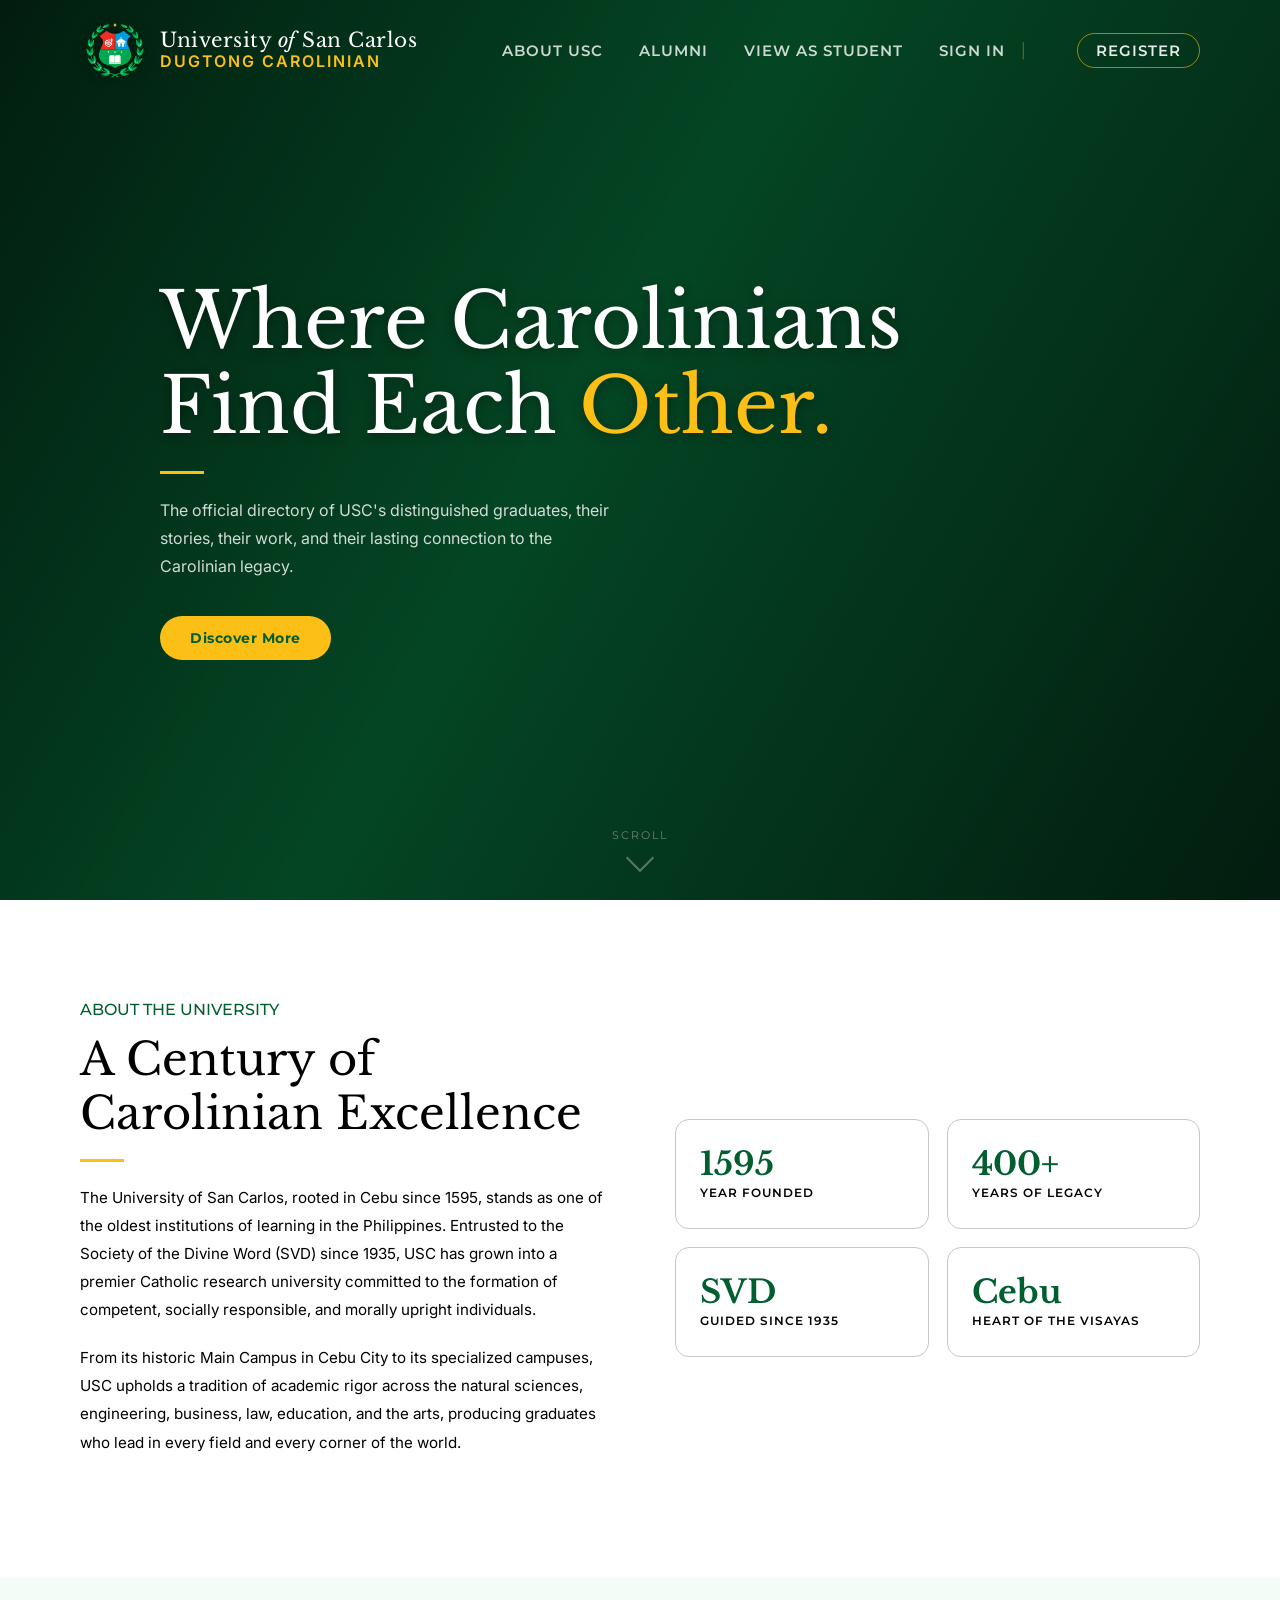
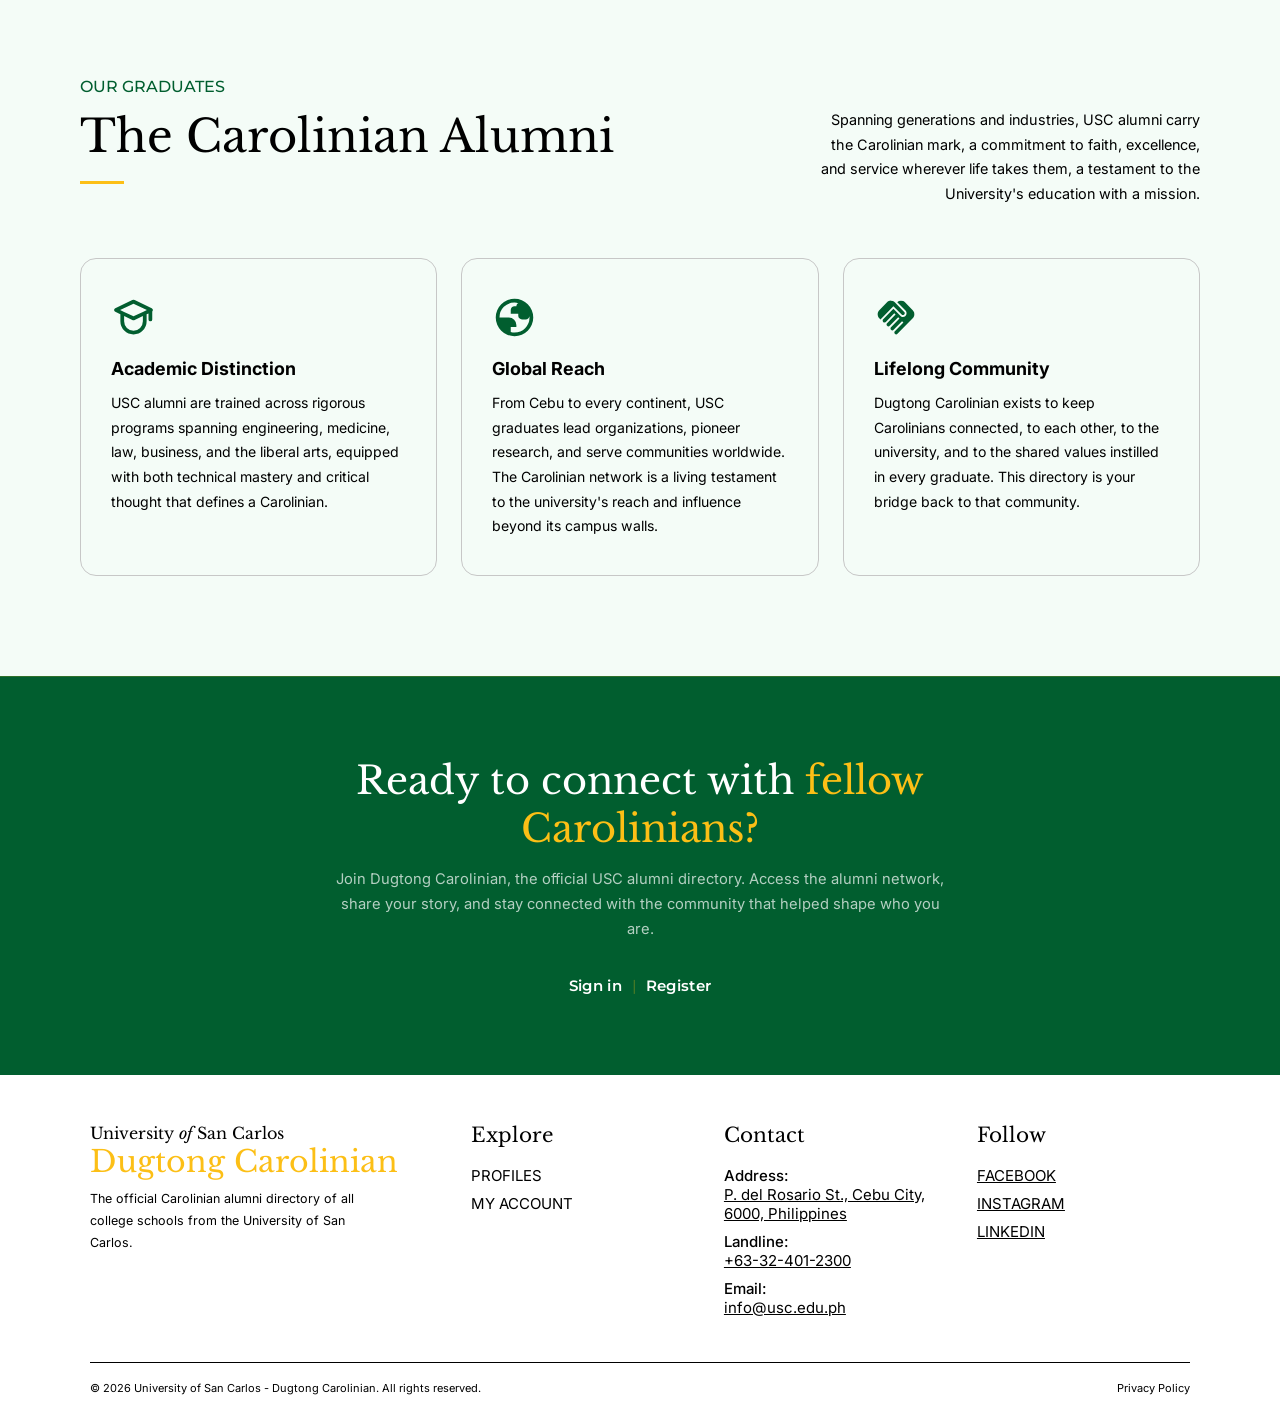
<file: pages/pb_landing.html>
<!doctype html>
<html lang="en">
  <head>
    <meta charset="UTF-8" />
    <meta name="viewport" content="width=device-width, initial-scale=1.0" />
    <title>Home | Dugtong Carolinian</title>
    <link rel="preconnect" href="https://fonts.googleapis.com" />
    <link rel="preconnect" href="https://fonts.gstatic.com" crossorigin />
    <link
      href="https://fonts.googleapis.com/css2?family=Inter:ital,opsz,wght@0,14..32,100..900;1,14..32,100..900&family=Libre+Baskerville:ital,wght@0,400;0,700;1,400&family=Montserrat:ital,wght@0,100..900;1,100..900&display=swap"
      rel="stylesheet"
    />
    <link rel="stylesheet" href="../styles/pb_landing.css" />
  </head>
  <body>
    <nav id="navbar">
      <a class="nav-logo" href="#home">
        <img src="../images/usc_logo.png" alt="USC Logo" />
        <div class="nav-logo-text">
          University
          <i>of</i>
          San Carlos
          <span>Dugtong Carolinian</span>
        </div>
      </a>
      <ul class="nav-links">
        <li><a href="#about">About USC</a></li>
        <li><a href="#alumni">Alumni</a></li>
        <li>
          <a href="#" id="studentViewBtn">View as Student</a>
        </li>
        <li>
          <a href="pb_login.html">Sign in</a>
        </li>
        <li><span class="nav-divider">|</span></li>
        <li>
          <a href="pb_register.html" class="nav-auth">Register</a>
        </li>
      </ul>
    </nav>

    <!-- ── HERO ── -->
    <section id="home">
      <div class="hero-slide"></div>
      <div class="hero-slide"></div>
      <div class="hero-slide"></div>
      <div class="hero-slide"></div>
      <div class="hero-gradient"></div>
      <div class="hero-content">
        <h1 class="hero-title">
          Where Carolinians
          <br />
          Find Each
          <span class="gold">Other.</span>
        </h1>
        <div class="hero-divider"></div>
        <p class="hero-sub">
          The official directory of USC's distinguished graduates, their
          stories, their work, and their lasting connection to the Carolinian
          legacy.
        </p>
        <div class="hero-cta">
          <button class="btn-primary" id="discoverBtn">Discover More</button>
        </div>
      </div>
      <div class="scroll-hint">
        <span>Scroll</span>
        <div class="scroll-arrow"></div>
      </div>
    </section>

    <!-- ── ABOUT USC ── -->
    <section id="about">
      <div class="about-grid">
        <div class="about-left">
          <p class="section-label reveal">About the University</p>
          <h2 class="section-title reveal reveal-delay-1">
            A Century of
            <br />
            Carolinian Excellence
          </h2>
          <div class="section-divider reveal reveal-delay-2"></div>
          <p class="about-body reveal reveal-delay-3">
            The University of San Carlos, rooted in Cebu since 1595, stands as
            one of the oldest institutions of learning in the Philippines.
            Entrusted to the Society of the Divine Word (SVD) since 1935, USC
            has grown into a premier Catholic research university committed to
            the formation of competent, socially responsible, and morally
            upright individuals.
          </p>
          <p class="about-body reveal reveal-delay-4">
            From its historic Main Campus in Cebu City to its specialized
            campuses, USC upholds a tradition of academic rigor across the
            natural sciences, engineering, business, law, education, and the
            arts, producing graduates who lead in every field and every corner
            of the world.
          </p>
        </div>
        <div class="about-right">
          <div class="about-card reveal reveal-delay-1">
            <div class="about-card-num">1595</div>
            <div class="about-card-label">Year Founded</div>
          </div>
          <div class="about-card reveal reveal-delay-2">
            <div class="about-card-num">400+</div>
            <div class="about-card-label">Years of Legacy</div>
          </div>
          <div class="about-card reveal reveal-delay-3">
            <div class="about-card-num">SVD</div>
            <div class="about-card-label">Guided Since 1935</div>
          </div>
          <div class="about-card reveal reveal-delay-4">
            <div class="about-card-num">Cebu</div>
            <div class="about-card-label">Heart of the Visayas</div>
          </div>
        </div>
      </div>
    </section>

    <!-- ── ALUMNI ── -->
    <section id="alumni">
      <div class="alumni-inner">
        <div class="alumni-header">
          <div>
            <p class="section-label reveal">Our Graduates</p>
            <h2 class="section-title reveal reveal-delay-1">
              The Carolinian Alumni
            </h2>
            <div class="section-divider reveal reveal-delay-2"></div>
          </div>
          <p class="alumni-header-right reveal reveal-delay-2">
            Spanning generations and industries, USC alumni carry the Carolinian
            mark, a commitment to faith, excellence, and service wherever life
            takes them, a testament to the University's education with a
            mission.
          </p>
        </div>
        <div class="pillars">
          <div class="pillar reveal reveal-delay-1">
            <span class="mingcute--mortarboard-line"></span>
            <h3 class="pillar-title">Academic Distinction</h3>
            <p class="pillar-body">
              USC alumni are trained across rigorous programs spanning
              engineering, medicine, law, business, and the liberal arts,
              equipped with both technical mastery and critical thought that
              defines a Carolinian.
            </p>
          </div>
          <div class="pillar reveal reveal-delay-2">
            <span class="material-symbols--globe"></span>
            <h3 class="pillar-title">Global Reach</h3>
            <p class="pillar-body">
              From Cebu to every continent, USC graduates lead organizations,
              pioneer research, and serve communities worldwide. The Carolinian
              network is a living testament to the university's reach and
              influence beyond its campus walls.
            </p>
          </div>
          <div class="pillar reveal reveal-delay-3">
            <span class="material-symbols--handshake"></span>
            <h3 class="pillar-title">Lifelong Community</h3>
            <p class="pillar-body">
              Dugtong Carolinian exists to keep Carolinians connected, to each
              other, to the university, and to the shared values instilled in
              every graduate. This directory is your bridge back to that
              community.
            </p>
          </div>
        </div>
      </div>
    </section>

    <!-- ── CTA ── -->
    <section id="cta">
      <div class="cta-inner">
        <h2 class="cta-title reveal">
          Ready to connect with
          <span class="gold">fellow Carolinians?</span>
        </h2>
        <p class="cta-sub reveal reveal-delay-1">
          Join Dugtong Carolinian, the official USC alumni directory. Access the
          alumni network, share your story, and stay connected with the
          community that helped shape who you are.
        </p>
        <div class="cta-auth reveal reveal-delay-2">
          <a href="pb_login.html">Sign in</a>
          <span class="pipe">|</span>
          <a href="pb_register.html">Register</a>
        </div>
      </div>
    </section>

    <footer>
      <div class="footer-grid">
        <div class="footer-brand">
          <div class="footer-school-name">
            University
            <i>of</i>
            San Carlos
          </div>
          <div class="footer-brand-name">Dugtong Carolinian</div>
          <p>
            The official Carolinian alumni directory of all college schools from
            the University of San Carlos.
          </p>
        </div>
        <div class="footer-col">
          <h4>Explore</h4>
          <a onclick="goTo('alumni')">Profiles</a>
          <a onclick="goTo('account')">My Account</a>
        </div>
        <div class="footer-col">
          <h4>Contact</h4>
          <div class="footer-contact">
            Address:
            <a
              href="https://maps.app.goo.gl/u1eZzMsrr9EZYghT8"
              target="_blank"
              class="footer-info"
            >
              P. del Rosario St., Cebu City, 6000, Philippines
            </a>
            Landline:
            <a href="tel:+63324012300" class="footer-info">+63-32-401-2300</a>
            Email:
            <a href="mailto:info@usc.edu.ph" class="footer-info">
              info@usc.edu.ph
            </a>
          </div>
        </div>
        <div class="footer-col">
          <h4>Follow</h4>
          <a href="https://www.facebook.com/usccebu" target="_blank">
            Facebook
          </a>
          <a href="https://www.instagram.com/uscphilippines" target="_blank">
            Instagram
          </a>
          <a
            href="https://www.linkedin.com/school/university-of-san-carlos"
            target="_blank"
          >
            LinkedIn
          </a>
        </div>
      </div>
      <div class="footer-bottom">
        <p>
          © 2026 University of San Carlos - Dugtong Carolinian. All rights
          reserved.
        </p>
        <p>Privacy Policy</p>
      </div>
    </footer>

    <!-- ── DISCOVER MODAL (existing) ── -->
    <div class="modal-backdrop" id="discoverModal">
      <div class="modal-box">
        <p class="modal-title">Hold on, Carolinian.</p>
        <p class="modal-sub">
          You have no account yet. Let's get you signed in first before
          exploring the directory.
        </p>
        <div class="modal-actions">
          <button class="modal-dismiss" id="modalDismiss">Dismiss</button>
          <a href="pb_login.html" class="modal-signin">Sign in</a>
        </div>
      </div>
    </div>

    <!-- ── STUDENT VIEW MODAL ── -->
    <div class="student-modal-backdrop" id="studentModal">
      <div class="student-modal-box" id="studentModalBox">
        <!-- LEFT: form -->
        <div class="sm-form-side">
          <p class="student-modal-eyebrow">Read-only access</p>
          <p class="student-modal-title">View as Student</p>
          <p class="student-modal-sub">
            Enter your USC student ID to browse the alumni directory. You won't
            be able to edit profiles in this mode.
          </p>

          <!-- Step 1: ID field (always visible) -->
          <div class="sm-field">
            <label for="sm-id-input">Student ID</label>
            <input
              type="text"
              id="sm-id-input"
              placeholder="e.g. 2401001"
              autocomplete="off"
              inputmode="text"
              spellcheck="false"
            />
            <span class="field-spinner" id="sm-id-spinner"></span>
            <span class="field-verified" id="sm-id-check">✓</span>
          </div>

          <!-- Step 2: Password field — slides in after ID verified -->
          <div class="sm-pw-wrap" id="sm-pw-wrap">
            <div class="sm-field">
              <label for="sm-pw-input">Password</label>
              <input
                type="password"
                id="sm-pw-input"
                placeholder="Your student view password"
                autocomplete="current-password"
              />
              <button
                type="button"
                class="pw-toggle"
                aria-label="Toggle password visibility"
                id="sm-pw-toggle"
              >
                👁
              </button>
            </div>
          </div>

          <!-- Feedback message row -->
          <p class="sm-msg" id="sm-msg" role="alert"></p>

          <!-- "Use a different ID" link (shown once ID is locked) -->
          <button type="button" class="sm-change-id" id="sm-change-id">
            ← Use a different ID
          </button>

          <div class="student-modal-actions">
            <button
              type="button"
              class="student-modal-dismiss"
              id="studentModalDismiss"
            >
              Cancel
            </button>
            <button
              type="button"
              class="student-modal-submit"
              id="studentModalSubmit"
            >
              <span class="btn-spinner" id="sm-btn-spinner"></span>
              <span id="sm-btn-label">Continue</span>
            </button>
          </div>
        </div>

        <!-- RIGHT: no-password setup panel (hidden until needs_password) -->
        <div class="sm-setup-panel" id="smSetupPanel">
          <!-- State A: info / prompt to set up -->
          <div id="smSetupInfo">
            <div class="sm-setup-icon">
              <span class="material-symbols--lock"></span>
            </div>
            <h3 class="sm-setup-heading">No password set yet</h3>
            <p class="sm-setup-body">
              This student ID hasn't been given a student view password. You'll
              need to set one up before you can access the alumni directory.
            </p>
            <br />
            <p class="sm-setup-body" style="margin-bottom: 16px">
              It only takes a moment. You'll be asked to create a password
              linked to this ID, no email required.
            </p>
            <button type="button" id="smSetupStartBtn" class="sm-setup-btn">
              Set up my password →
            </button>
          </div>

          <!-- State B: inline password-setup form (hidden until smSetupStartBtn clicked) -->
          <div id="smSetupForm" style="display: none">
            <p class="sm-setup-eyebrow">Student View · First-time setup</p>
            <h3 class="sm-setup-heading" style="margin-bottom: 4px">
              Set Your Password
            </h3>
            <p class="sm-setup-body" style="margin-bottom: 12px">
              Create a password to access the alumni directory in read-only
              student view.
            </p>

            <div class="sm-setup-form-error" id="smSetupFormErr"></div>

            <div class="sm-setup-field">
              <label for="su-pw1">Password</label>
              <div class="sm-setup-pw-wrap">
                <input
                  type="password"
                  id="su-pw1"
                  placeholder="At least 8 characters"
                  autocomplete="new-password"
                />
                <button
                  type="button"
                  class="sm-setup-toggle"
                  aria-label="Toggle"
                  id="su-toggle1"
                >
                  👁
                </button>
              </div>
              <div class="sm-setup-strength-bar">
                <div class="sm-setup-strength-fill" id="suStrengthFill"></div>
              </div>
              <div class="sm-setup-strength-label" id="suStrengthLabel"></div>
              <p class="sm-setup-field-error" id="su-pw1-err"></p>
            </div>

            <ul class="sm-setup-reqs">
              <li class="su-req" id="su-req-len">At least 8 characters</li>
              <li class="su-req" id="su-req-upper">One uppercase letter</li>
              <li class="su-req" id="su-req-digit">One number</li>
            </ul>

            <div class="sm-setup-field">
              <label for="su-pw2">Confirm Password</label>
              <div class="sm-setup-pw-wrap">
                <input
                  type="password"
                  id="su-pw2"
                  placeholder="Repeat your password"
                  autocomplete="new-password"
                />
                <button
                  type="button"
                  class="sm-setup-toggle"
                  aria-label="Toggle"
                  id="su-toggle2"
                >
                  👁
                </button>
              </div>
              <p class="sm-setup-field-error" id="su-pw2-err"></p>
            </div>

            <div class="sm-setup-form-actions">
              <button
                type="button"
                id="smSetupCancelBtn"
                class="sm-setup-cancel"
              >
                Cancel
              </button>
              <button
                type="button"
                id="smSetupSubmitBtn"
                class="sm-setup-submit"
              >
                <span class="sm-setup-spinner" id="suSpinner"></span>
                Confirm &amp; Sign In
              </button>
            </div>
          </div>
        </div>
      </div>
    </div>

    <script>
      /* ── Navbar scroll ── */
      const navbar = document.getElementById("navbar");
      window.addEventListener("scroll", () => {
        navbar.classList.toggle("scrolled", window.scrollY > 40);
      });

      /* ── Reveal on scroll ── */
      const reveals = document.querySelectorAll(".reveal");
      const observer = new IntersectionObserver(
        (entries) => {
          entries.forEach((entry) => {
            if (entry.isIntersecting) {
              entry.target.classList.add("visible");
              observer.unobserve(entry.target);
            }
          });
        },
        { threshold: 0.15 },
      );
      reveals.forEach((el) => observer.observe(el));

      /* ── Discover modal ── */
      const modal = document.getElementById("discoverModal");
      document.getElementById("discoverBtn").addEventListener("click", () => {
        modal.classList.add("open");
      });
      document.getElementById("modalDismiss").addEventListener("click", () => {
        modal.classList.remove("open");
      });
      modal.addEventListener("click", (e) => {
        if (e.target === modal) modal.classList.remove("open");
      });

      /* ══════════════════════════════════════════════════════════
         STUDENT MODAL — two-step flow
         Step 1: Enter ID → check via student_check.php (AJAX)
           • ID not found        → error, stay on step 1
           • needs_password      → redirect to student_setup.php
           • has_password        → reveal password field (step 2)
         Step 2: Enter password → POST to student_login.php (AJAX)
           • ok: true            → redirect to pv_main.php
           • wrong_password      → error on password field
           • rate_limited        → lockout message
         ══════════════════════════════════════════════════════════ */
      const studentModal = document.getElementById("studentModal");
      const studentModalBox = document.getElementById("studentModalBox");
      const smSetupPanel = document.getElementById("smSetupPanel");
      const smSetupInfo = document.getElementById("smSetupInfo");
      const smSetupForm = document.getElementById("smSetupForm");
      const smSetupStartBtn = document.getElementById("smSetupStartBtn");
      const smSetupCancelBtn = document.getElementById("smSetupCancelBtn");
      const smSetupSubmitBtn = document.getElementById("smSetupSubmitBtn");
      const smSetupFormErr = document.getElementById("smSetupFormErr");
      const suPw1 = document.getElementById("su-pw1");
      const suPw2 = document.getElementById("su-pw2");
      const suSpinner = document.getElementById("suSpinner");
      const suStrengthFill = document.getElementById("suStrengthFill");
      const suStrengthLabel = document.getElementById("suStrengthLabel");
      const smIdInput = document.getElementById("sm-id-input");
      const smPwWrap = document.getElementById("sm-pw-wrap");
      const smPwInput = document.getElementById("sm-pw-input");
      const smPwToggle = document.getElementById("sm-pw-toggle");
      const smMsg = document.getElementById("sm-msg");
      const smIdSpinner = document.getElementById("sm-id-spinner");
      const smIdCheck = document.getElementById("sm-id-check");
      const smChangeId = document.getElementById("sm-change-id");
      const smBtnLabel = document.getElementById("sm-btn-label");
      const smBtnSpinner = document.getElementById("sm-btn-spinner");
      const smSubmitBtn = document.getElementById("studentModalSubmit");

      // "step" tracks which stage we're on: 'id' | 'password'
      let smStep = "id";

      /* ── helpers ── */
      function smSetMsg(text, type /* 'error'|'info'|'warn'|'' */) {
        smMsg.textContent = text;
        smMsg.className = "sm-msg" + (type ? " " + type : "");
      }

      function smSetLoading(on) {
        smSubmitBtn.disabled = on;
        smBtnSpinner.style.display = on ? "inline-block" : "none";
      }

      function smShowPasswordStep() {
        smStep = "password";
        smIdInput.classList.add("locked");
        smIdInput.readOnly = true;
        smIdCheck.style.display = "inline";
        smIdSpinner.style.display = "none";
        smPwWrap.classList.add("visible");
        smChangeId.style.display = "inline";
        smBtnLabel.textContent = "Sign In";
        smSetMsg("", "");
        setTimeout(() => smPwInput.focus(), 320);
      }

      function smResetToIdStep(prefill) {
        smStep = "id";
        smIdInput.value = prefill || "";
        smIdInput.classList.remove("locked", "field-error");
        smIdInput.readOnly = false;
        smIdCheck.style.display = "none";
        smIdSpinner.style.display = "none";
        smPwWrap.classList.remove("visible");
        smPwInput.value = "";
        smPwInput.classList.remove("field-error");
        smChangeId.style.display = "none";
        smBtnLabel.textContent = "Continue";
        smSetMsg("", "");
        smSubmitBtn.disabled = false;
        // hide setup panel
        smSetupPanel.classList.remove("visible");
        studentModalBox.classList.remove("has-setup-panel");
      }

      function openStudentModal(prefill) {
        smResetToIdStep(prefill);
        studentModal.classList.add("open");
        setTimeout(() => smIdInput.focus(), 180);
      }

      function closeStudentModal() {
        studentModal.classList.remove("open");
      }

      /* ── show/hide password toggle ── */
      smPwToggle.addEventListener("click", () => {
        const showing = smPwInput.type === "text";
        smPwInput.type = showing ? "password" : "text";
        smPwToggle.textContent = showing ? "👁" : "🙈";
      });

      /* ── "Use a different ID" resets back to step 1 ── */
      smChangeId.addEventListener("click", () => smResetToIdStep());

      /* ── Clear error styling on ID input ── */
      smIdInput.addEventListener("input", () => {
        smIdInput.classList.remove("field-error");
        smSetMsg("", "");
      });

      /* ── Clear error styling on password input ── */
      smPwInput.addEventListener("input", () => {
        smPwInput.classList.remove("field-error");
        smSetMsg("", "");
      });

      /* ── Enter key submits current step ── */
      [smIdInput, smPwInput].forEach((el) =>
        el.addEventListener("keydown", (e) => {
          if (e.key === "Enter") handleSubmit();
        }),
      );

      /* ── Main submit handler ── */
      async function handleSubmit() {
        if (smStep === "id") {
          await doCheckId();
        } else {
          await doLogin();
        }
      }

      smSubmitBtn.addEventListener("click", handleSubmit);

      /* ── Step 1: check if ID exists + whether password is set ── */
      async function doCheckId() {
        const id = smIdInput.value.trim();
        if (!id) {
          smIdInput.classList.add("field-error");
          smSetMsg("⚠ Please enter your student ID number.", "error");
          smIdInput.focus();
          return;
        }

        smIdSpinner.style.display = "inline-block";
        smSetLoading(true);
        smSetMsg("", "");

        try {
          const res = await fetch("../api/student_check.php", {
            method: "POST",
            headers: { "Content-Type": "application/json" },
            body: JSON.stringify({ student_id: id }),
          });
          const data = await res.json();

          if (res.status === 429) {
            const mins = Math.ceil((data.retry_after || 300) / 60);
            smIdSpinner.style.display = "none";
            smSetMsg(
              `⚠ Too many attempts. Try again in ${mins} minute${mins > 1 ? "s" : ""}.`,
              "warn",
            );
            smSetLoading(false);
            return;
          }

          if (!res.ok || data.error) {
            smIdSpinner.style.display = "none";
            smIdInput.classList.add("field-error");
            smSetMsg(
              "Student ID not found. Please check and try again.",
              "error",
            );
            smSetLoading(false);
            smIdInput.focus();
            return;
          }

          if (data.status === "needs_password") {
            // No password set yet — show the setup panel inline
            smIdSpinner.style.display = "none";
            smSetLoading(false);
            // Reset setup panel to info state (in case it was previously on the form)
            smSetupInfo.style.display = "";
            smSetupForm.style.display = "none";
            smSetupPanel.classList.add("visible");
            studentModalBox.classList.add("has-setup-panel");
            smSetMsg("No password found for this ID.", "warn");
            return;
          }

          // has_password — reveal password field
          smIdSpinner.style.display = "none";
          smSetLoading(false);
          smShowPasswordStep();
        } catch {
          smIdSpinner.style.display = "none";
          smSetMsg("⚠ Network error. Please try again.", "error");
          smSetLoading(false);
        }
      }

      /* ── Step 2: verify password ── */
      async function doLogin() {
        const id = smIdInput.value.trim();
        const pw = smPwInput.value;

        if (!pw) {
          smPwInput.classList.add("field-error");
          smSetMsg("⚠ Please enter your password.", "error");
          smPwInput.focus();
          return;
        }

        smSetLoading(true);
        smSetMsg("", "");

        try {
          const res = await fetch("../api/student_login.php", {
            method: "POST",
            headers: { "Content-Type": "application/json" },
            body: JSON.stringify({ student_id: id, password: pw }),
          });
          const data = await res.json();

          if (res.ok && data.ok) {
            window.location.href = "../pages/pv_main.php";
            return;
          }

          smSetLoading(false);

          if (res.status === 429) {
            const mins = Math.ceil((data.retry_after || 900) / 60);
            smSetMsg(
              `⚠ Too many failed attempts. Try again in ${mins} minute${mins > 1 ? "s" : ""}.`,
              "warn",
            );
            return;
          }

          if (data.error === "wrong_password") {
            smPwInput.classList.add("field-error");
            smPwInput.value = "";
            smSetMsg("⚠ Incorrect password. Please try again.", "error");
            smPwInput.focus();
            return;
          }

          smSetMsg("⚠ Something went wrong. Please try again.", "error");
        } catch {
          smSetLoading(false);
          smSetMsg("⚠ Network error. Please try again.", "error");
        }
      }

      /* ══════════════════════════════════════════════════════════
         INLINE SETUP FORM — runs inside the setup panel
         ══════════════════════════════════════════════════════════ */

      /* Switch panel to form view */
      smSetupStartBtn.addEventListener("click", () => {
        smSetupInfo.style.display = "none";
        smSetupForm.style.display = "";
        suPw1.value = "";
        suPw2.value = "";
        suStrengthFill.style.width = "0";
        suStrengthLabel.textContent = "";
        smSetupFormErr.textContent = "";
        smSetupFormErr.classList.remove("visible");
        ["su-req-len", "su-req-upper", "su-req-digit"].forEach((id) =>
          document.getElementById(id).classList.remove("met"),
        );
        setTimeout(() => suPw1.focus(), 80);
      });

      /* Cancel — go back to info panel */
      smSetupCancelBtn.addEventListener("click", () => {
        smSetupInfo.style.display = "";
        smSetupForm.style.display = "none";
      });

      /* Password-toggle buttons */
      document.getElementById("su-toggle1").addEventListener("click", () => {
        const s = suPw1.type === "text";
        suPw1.type = s ? "password" : "text";
        document.getElementById("su-toggle1").textContent = s ? "👁" : "🙈";
      });
      document.getElementById("su-toggle2").addEventListener("click", () => {
        const s = suPw2.type === "text";
        suPw2.type = s ? "password" : "text";
        document.getElementById("su-toggle2").textContent = s ? "👁" : "🙈";
      });

      /* Strength meter */
      function suCheckStrength(v) {
        const len = v.length >= 8;
        const upper = /[A-Z]/.test(v);
        const digit = /\d/.test(v);
        document.getElementById("su-req-len").classList.toggle("met", len);
        document.getElementById("su-req-upper").classList.toggle("met", upper);
        document.getElementById("su-req-digit").classList.toggle("met", digit);
        const score = [
          len,
          upper,
          digit,
          v.length >= 12,
          /[^A-Za-z0-9]/.test(v),
        ].filter(Boolean).length;
        const colors = ["#ef4444", "#f97316", "#eab308", "#22c55e", "#16a34a"];
        const labels = ["Too short", "Weak", "Fair", "Good", "Strong"];
        suStrengthFill.style.width = `${score * 20}%`;
        suStrengthFill.style.background = colors[score - 1] || "#e5e7eb";
        suStrengthLabel.textContent = v.length ? labels[score - 1] || "" : "";
        return { len, upper, digit };
      }

      suPw1.addEventListener("input", () => {
        suCheckStrength(suPw1.value);
        document.getElementById("su-pw1-err").textContent = "";
        suPw1.classList.remove("su-err");
        suCheckMatch();
      });
      suPw2.addEventListener("input", suCheckMatch);

      function suCheckMatch() {
        const err = document.getElementById("su-pw2-err");
        if (suPw2.value && suPw2.value !== suPw1.value) {
          err.textContent = "⚠ Passwords do not match.";
          suPw2.classList.add("su-err");
        } else {
          err.textContent = "";
          suPw2.classList.remove("su-err");
        }
      }

      [suPw1, suPw2].forEach((el) =>
        el.addEventListener("keydown", (e) => {
          if (e.key === "Enter") suDoSubmit();
        }),
      );

      smSetupSubmitBtn.addEventListener("click", suDoSubmit);

      async function suDoSubmit() {
        const id = smIdInput.value.trim();
        smSetupFormErr.classList.remove("visible");
        document.getElementById("su-pw1-err").textContent = "";
        document.getElementById("su-pw2-err").textContent = "";

        const { len } = suCheckStrength(suPw1.value);
        if (!len) {
          suPw1.classList.add("su-err");
          document.getElementById("su-pw1-err").textContent =
            "⚠ Password must be at least 8 characters.";
          suPw1.focus();
          return;
        }
        if (suPw1.value !== suPw2.value) {
          suPw2.classList.add("su-err");
          document.getElementById("su-pw2-err").textContent =
            "⚠ Passwords do not match.";
          suPw2.focus();
          return;
        }

        smSetupSubmitBtn.disabled = true;
        suSpinner.style.display = "inline-block";

        try {
          const res = await fetch("../api/student_setup.php", {
            method: "POST",
            headers: { "Content-Type": "application/json" },
            body: JSON.stringify({
              student_id: id,
              password: suPw1.value,
              confirm: suPw2.value,
            }),
          });
          const data = await res.json();

          if (res.ok && data.ok) {
            window.location.href = "../pages/pv_main.php";
            return;
          }

          let msg = "⚠ Something went wrong. Please try again.";
          if (res.status === 429) {
            const mins = Math.ceil((data.retry_after || 60) / 60);
            msg = `⚠ Too many attempts. Please wait ${mins} minute${mins > 1 ? "s" : ""} and try again.`;
          } else if (data.error === "passwords_mismatch") {
            suPw2.classList.add("su-err");
            document.getElementById("su-pw2-err").textContent =
              "⚠ Passwords do not match.";
          } else if (data.error === "password_too_short") {
            suPw1.classList.add("su-err");
            document.getElementById("su-pw1-err").textContent =
              "⚠ Password must be at least 8 characters.";
          } else if (data.error === "already_set") {
            msg =
              "⚠ A password is already set for this ID. Please sign in instead.";
            setTimeout(() => smResetToIdStep(id), 2000);
          }
          smSetupFormErr.textContent = msg;
          smSetupFormErr.classList.add("visible");
        } catch {
          smSetupFormErr.textContent = "⚠ Network error. Please try again.";
          smSetupFormErr.classList.add("visible");
        } finally {
          smSetupSubmitBtn.disabled = false;
          suSpinner.style.display = "none";
        }
      }

      /* ── Open / close bindings ── */
      document
        .getElementById("studentViewBtn")
        .addEventListener("click", (e) => {
          e.preventDefault();
          openStudentModal();
        });

      document
        .getElementById("studentModalDismiss")
        .addEventListener("click", closeStudentModal);

      studentModal.addEventListener("click", (e) => {
        if (e.target === studentModal) closeStudentModal();
      });

      /* ── Handle ?student_return=<id> after setup cancel / already_set ── */
      (function checkStudentReturn() {
        const params = new URLSearchParams(window.location.search);
        const ret = params.get("student_return");
        if (!ret) return;
        openStudentModal(ret);
        history.replaceState(
          null,
          "",
          window.location.pathname + window.location.hash,
        );
      })();
    </script>
  </body>
</html>
</file>
<file: styles/pb_landing.css>
@import url(https://fonts.googleapis.com/css2?family=Inter:ital,opsz,wght@0,14..32,100..900;1,14..32,100..900&display=swap);
@import url(https://fonts.googleapis.com/css2?family=Libre+Baskerville:ital,wght@0,400;0,700;1,400&display=swap);
@import url(https://fonts.googleapis.com/css2?family=Montserrat:ital,wght@0,100..900;1,100..900&display=swap);

      :root {
        --priColor: #015e2f;
        --secColor: #fcbf16;
        --terColor: #00763a;
        --fourthColor: #22944d;
        --priFont: 'Inter', sans-serif;
        --secFont: 'Libre Baskerville', serif;
        --thirdFont: 'Montserrat', sans-serif;

        --xsmallFont: 16px;
        --smallFont: 20px;
        --medFont: 30px;
        --largeFont: 55px;
        --xlargeFont: 65px;
      }
 
      *, *::before, *::after {
        margin: 0;
        padding: 0;
        box-sizing: border-box;
      }
 
      html {
        scroll-behavior: smooth;
      }
 
      body {
        font-family: var(--priFont);
        background: #0a1a10;
        color: #fff;
        overflow-x: hidden;
        animation: fadeIn 0.5s ease forwards;
      }
 
      @keyframes fadeIn {
        from { opacity: 0; }
        to { opacity: 1; }
      }
 
      /* ── NAV ── */
      nav {
        position: fixed;
        top: 0;
        left: 0;
        width: 100%;
        height: 100px;
        z-index: 999;
        display: flex;
        align-items: center;
        justify-content: space-between;
        padding: 18px 80px;
        transition: background 0.4s ease, backdrop-filter 0.4s ease;
      }
 
      nav.scrolled {
        background: rgba(1, 30, 15, 0.88);
        backdrop-filter: blur(14px);
        -webkit-backdrop-filter: blur(14px);
        border-bottom: 1px solid rgba(252, 191, 22, 0.12);
      }
 
      .nav-logo {
        display: flex;
        align-items: center;
        gap: 10px;
        text-decoration: none;
        cursor: pointer;
      }
 
      .nav-logo img {
        width: 70px;
        height: 70px;
        object-fit: contain;
        filter: drop-shadow(0 2px 6px rgba(0,0,0,0.4));
        transition: transform 0.2s ease;
      }
 
      .nav-logo:hover img {
        transform: scale(1.07);
      }
 
      .nav-logo-text {
        font-family: var(--secFont);
        font-weight: 400;
        font-size: 20px;
        color: #fff;
        letter-spacing: 0.5px;
        line-height: 1.2;
      }
 
      .nav-logo-text span {
        display: block;
        font-family: var(--priFont);
        font-size: 16px;
        color: var(--secColor);
        font-weight: 600;
        letter-spacing: 2px;
        text-transform: uppercase;
        font-style: normal;
      }
 
      .nav-links {
        display: flex;
        align-items: center;
        gap: 36px;
        list-style: none;
      }
 
      .nav-links a {
        font-family: var(--thirdFont);
        font-size: 15px;
        font-weight: 600;
        letter-spacing: 1px;
        text-transform: uppercase;
        color: rgba(255,255,255,0.8);
        text-decoration: none;
        transition: color 0.2s;
        position: relative;
      }
 
      .nav-links a::after {
        content: '';
        position: absolute;
        bottom: -3px;
        left: 0;
        width: 0;
        height: 2px;
        background: var(--secColor);
        transition: width 0.25s ease;
      }
 
      .nav-links a:hover {
        color: #fff;
      }
 
      .nav-links a:hover::after {
        width: 100%;
      }
 
      .nav-auth {
        font-family: var(--thirdFont);
        font-size: 0.82em;
        font-weight: 700;
        letter-spacing: 0.5px;
        color: rgba(255,255,255,0.9) !important;
        border: 1.5px solid rgba(252,191,22,0.6);
        padding: 7px 18px;
        border-radius: 30px;
        transition: background 0.2s, color 0.2s, border-color 0.2s !important;
        white-space: nowrap;
      }
 
      .nav-auth::after {
        display: none !important;
      }
 
      .nav-auth:hover {
        background: var(--secColor) !important;
        color: var(--priColor) !important;
        border-color: var(--secColor) !important;
      }
 
      .nav-divider {
        color: rgba(252,191,22,0.5);
        font-weight: 300;
        font-size: 0.9em;
        margin: 0 -20px;
      }
 
      /* ── HERO ── */
      #home {
        position: relative;
        width: 100%;
        height: 100vh;
        min-height: 600px;
        display: flex;
        align-items: center;
        overflow: hidden;
      }
 
      .hero-slide {
        position: absolute;
        inset: 0;
        background-size: cover;
        background-position: center;
        opacity: 0;
        animation: heroSlide 24s linear infinite;
      }
 
      .hero-slide:nth-child(1) { background-image: url('../images/uscImage.jpg'); animation-delay: 0s; }
      .hero-slide:nth-child(2) { background-image: url('../images/uscImage2.jpg'); animation-delay: 6s; }
      .hero-slide:nth-child(3) { background-image: url('../images/uscImage3.jpg'); animation-delay: 12s; }
      .hero-slide:nth-child(4) { background-image: url('../images/uscImage4.jpg'); animation-delay: 18s; }
 
      @keyframes heroSlide {
        0%   { opacity: 0; transform: scale(1); }
        5%   { opacity: 1; }
        25%  { opacity: 1; }
        33%  { opacity: 0; }
        100% { opacity: 0; transform: scale(1.06); }
      }
 
      .hero-gradient {
        position: absolute;
        inset: 0;
        background: linear-gradient(
          120deg,
          rgba(1, 30, 15, 0.82) 0%,
          rgba(1, 94, 47, 0.65) 45%,
          rgba(1, 30, 15, 0.72) 100%
        );
        z-index: 1;
      }
 
      .hero-content {
        margin-top: 40px;
        position: relative;
        z-index: 2;
        padding: 0 80px;
        max-width: 980px;
      }
 
      .hero-eyebrow {
        font-family: var(--secFont);
        font-size: 0.9em;
        font-weight: 400;
        letter-spacing: 4px;
        text-transform: uppercase;
        color: rgba(255,255,255,0.7);
        margin-bottom: 20px;
        opacity: 0;
        animation: revealUp 0.8s ease 0.3s forwards;
      }
 
      .hero-eyebrow em {
        font-style: italic;
        text-transform: lowercase;
      }
 
      .hero-title {
        font-family: var(--secFont);
        font-weight: 400;
        font-size: clamp(3em, 6vw, 5.2em);
        line-height: 1.1;
        color: #fff;
        margin-bottom: 22px;
        text-shadow: 0 3px 12px rgba(0,0,0,0.35);
        opacity: 0;
        animation: revealUp 0.8s ease 0.5s forwards;
      }
 
      .hero-title .gold {
        color: var(--secColor);
      }
 
      .hero-divider {
        width: 44px;
        height: 3px;
        background: var(--secColor);

        margin-bottom: 22px;
        animation: revealUp 0.8s ease 0.7s forwards;
      }
 
      .hero-sub {
        font-family: var(--priFont);
        font-size: 1em;
        color: rgba(255,255,255,0.82);
        line-height: 1.75;
        max-width: 460px;
        opacity: 0;
        animation: revealUp 0.8s ease 0.9s forwards;
      }
 
      .hero-cta {
        margin-top: 36px;
        display: flex;
        gap: 14px;
        opacity: 0;
        animation: revealUp 0.8s ease 1.1s forwards;
      }
 
      .btn-primary {
        font-family: var(--thirdFont);
        font-size: 0.88em;
        font-weight: 700;
        letter-spacing: 0.5px;
        padding: 13px 30px;
        background: var(--secColor);
        color: var(--priColor);
        border: none;
        border-radius: 40px;
        cursor: pointer;
        text-decoration: none;
        transition: background 0.2s, transform 0.15s;
        display: inline-block;
      }
 
      .btn-primary:hover {
        background: #fff;
        transform: translateY(-2px);
      }
 
      .btn-outline {
        font-family: var(--thirdFont);
        font-size: 0.88em;
        font-weight: 600;
        letter-spacing: 0.5px;
        padding: 13px 30px;
        background: transparent;
        color: #fff;
        border: 1.5px solid rgba(255,255,255,0.55);
        border-radius: 40px;
        cursor: pointer;
        text-decoration: none;
        transition: background 0.2s, border-color 0.2s, transform 0.15s;
        display: inline-block;
      }
 
      .btn-outline:hover {
        background: rgba(255,255,255,0.1);
        border-color: rgba(255,255,255,0.85);
        transform: translateY(-2px);
      }
 
      @keyframes revealUp {
        from { opacity: 0; transform: translateY(22px); }
        to   { opacity: 1; transform: translateY(0); }
      }
 
      .scroll-hint {
        position: absolute;
        bottom: 32px;
        left: 50%;
        transform: translateX(-50%);
        z-index: 2;
        display: flex;
        flex-direction: column;
        align-items: center;
        gap: 6px;
        opacity: 0.55;
        animation: bounce 2s ease infinite;
      }
 
      .scroll-hint span {
        font-family: var(--thirdFont);
        font-size: 0.68em;
        letter-spacing: 2px;
        text-transform: uppercase;
        color: rgba(255,255,255,0.7);
      }
 
      .scroll-arrow {
        width: 20px;
        height: 20px;
        border-right: 2px solid rgba(255,255,255,0.6);
        border-bottom: 2px solid rgba(255,255,255,0.6);
        transform: rotate(45deg);
      }
 
      @keyframes bounce {
        0%, 100% { transform: translateX(-50%) translateY(0); }
        50%       { transform: translateX(-50%) translateY(6px); }
      }
 
      /* ── SHARED SECTION ── */
      section {
        position: relative;
        padding: 100px 80px;
      }
 
      .section-label {
        font-family: var(--thirdFont);
        font-size: var(--xsmallFont);
        font-weight: 500;
        text-transform: uppercase;
        color: var(--priColor);
        margin-bottom: 14px;
      }
 
      .section-title {
        font-family: var(--secFont);
        font-size: clamp(1.8em, 3.5vw, 2.8em);
        font-weight: 400;
        line-height: 1.2;
        color: black;
        margin-bottom: 18px;
      }
 
      .section-divider {
        width: 44px;
        height: 3px;
        background: var(--secColor);
        margin-bottom: 22px;
      }
 
      /* ── ABOUT USC ── */
      #about {
        background: white;
        /* linear-gradient(160deg, #011f0e 0%, #013d1e 100%) */
      }
 
      .about-grid {
        display: grid;
        grid-template-columns: 1fr 1fr;
        gap: 70px;
        align-items: center;
        max-width: 1200px;
        margin: 0 auto;
      }
 
      .about-left .section-label,
      .about-left .section-title,
      .about-left .section-divider {
        text-align: left;
      }
 
      .about-body {
        font-family: var(--priFont);
        font-size: 0.95em;
        color: black;
        /* rgba(255,255,255,0.78) */
        line-height: 1.85;
        margin-bottom: 20px;
      }
 
      .about-right {
        display: grid;
        grid-template-columns: 1fr 1fr;
        gap: 18px;
      }
 
      .about-card {
        background: rgba(255,255,255,0.05);
        border: 1px solid #c7c7c7;
        border-radius: 14px;
        padding: 28px 24px;
        transition: border-color 0.25s, background 0.25s, transform 0.25s;
      }
 
      .about-card:hover {
        background: rgba(255,255,255,0.08);
        transform: translateY(-4px);
      }
 
      .about-card-num {
        font-family: var(--secFont);
        font-size: 2em;
        font-weight: 700;
        color: var(--priColor);
        line-height: 1;
        margin-bottom: 6px;
      }
 
      .about-card-label {
        font-family: var(--thirdFont);
        font-size: 0.72em;
        font-weight: 600;
        letter-spacing: 1px;
        text-transform: uppercase;
        color: black;
        /* rgba(255,255,255,0.6) */
      }
 
      /* ── ALUMNI ── */
      #alumni {
        background: #f4fcf7;
        /* linear-gradient(160deg, #013d1e 0%, #011f0e 100%) */
      }
 
      .alumni-inner {
        max-width: 1200px;
        margin: 0 auto;
      }
 
      .alumni-header {
        display: flex;
        align-items: flex-end;
        justify-content: space-between;
        margin-bottom: 52px;
        flex-wrap: wrap;
        gap: 24px;
      }
 
      .alumni-header-right {
        font-family: var(--priFont);
        font-size: 0.9em;
        color: black;
        /* rgba(255,255,255,0.6) */
        max-width: 380px;
        line-height: 1.7;
        text-align: right;
      }
 
      .pillars {
        display: grid;
        grid-template-columns: repeat(3, 1fr);
        gap: 24px;
      }
 
      .pillar {
        position: relative;
        background: rgba(255,255,255,0.04);
        border: 1px solid #c7c7c7;
        /* rgba(255,255,255,0.08) */
        border-radius: 16px;
        padding: 36px 30px;
        overflow: hidden;
        transition: border-color 0.3s, background 0.3s, transform 0.3s;
      }
 
      .pillar::before {
        content: '';
        position: absolute;
        top: 0;
        left: 0;
        width: 100%;
        height: 3px;
        background: var(--priColor);
        transform: scaleX(0);
        transform-origin: left;
        transition: transform 0.35s ease;
      }
 
      .pillar:hover::before {
        transform: scaleX(1);
      }
 
      .pillar:hover {
        border-color: var(--priColor);
        background: #ebf4ef;
        transform: translateY(-5px);
      }
 
      .pillar-icon {
        font-size: 1.9em;
        margin-bottom: 18px;
        display: block;
      }
 
      .pillar-title {
        font-family: var(--priFont);
        font-size: 1.12em;
        color: black;
        margin-bottom: 12px;
      }
 
      .pillar-body {
        font-family: var(--priFont);
        font-size: 0.88em;
        color: black;
        /* rgba(255,255,255,0.65) */
        line-height: 1.75;
      }
 
      /* ── CTA STRIP ── */
      #cta {
        background: var(--priColor);
        padding: 80px;
        text-align: center;
        border-top: 1px solid rgba(252,191,22,0.18);
      }
 
      .cta-inner {
        max-width: 620px;
        margin: 0 auto;
      }
 
      .cta-title {
        font-family: var(--secFont);
        font-size: clamp(1.6em, 3vw, 2.4em);
        font-weight: 400;
        color: #fff;
        margin-bottom: 14px;
        line-height: 1.25;
      }
 
      .cta-title .gold {
        color: var(--secColor);
      }
 
      .cta-sub {
        font-family: var(--priFont);
        font-size: 0.92em;
        color: rgba(255,255,255,0.7);
        line-height: 1.7;
        margin-bottom: 34px;
      }
 
      .cta-auth {
        display: flex;
        justify-content: center;
        align-items: center;
        gap: 10px;
        font-family: var(--thirdFont);
        font-size: 0.95em;
        font-weight: 600;
      }
 
      .cta-auth a {
        color: #fff;
        text-decoration: none;
        transition: color 0.2s;
        letter-spacing: 0.3px;
      }
 
      .cta-auth a:hover {
        color: var(--secColor);
      }
 
      .cta-auth .pipe {
        color: rgba(252,191,22,0.5);
        font-weight: 300;
      }
 
      /* ── FOOTER ── */
footer {
    background: #fff;
    padding: 48px 2.5rem 24px;
}
    
.footer-grid {
    max-width: 1100px;
    margin: 0 auto;
    display: grid;
    grid-template-columns: 1.6fr 1fr 1fr 1fr;
    gap: 2.5rem;
    margin-bottom: 36px;
}

.footer-school-name {
    font-family: var(--secFont) !important;
    color: black;
    font-size: var(--xsmallFont) !important;
}
    
.footer-brand-name {
    font-family: var(--secFont) !important;
    font-size: var(--medFont) !important;
    font-weight: 400;
    color: var(--secColor) !important;
    margin-bottom: 8px;
}
    
.footer-brand p {
    font-size: 12.5px;
    color: black !important;
    line-height: 1.75;
    max-width: 300px;
}
    
.footer-col h4 {
    padding-bottom: 5px;

    font-family: var(--secFont);
    font-size: var(--smallFont);
    color: black;
    margin-bottom: 14px;
    font-weight: 400;
}

.footer-contact {
    font-size: 15px;
    color: black;
    font-weight: 500;
}

.footer-info {
    text-transform: none !important;
    font-weight: 400;
}
    
.footer-col a {
    display: block;
    font-size: 15px;
    color: black;
    text-transform: uppercase;
    margin-bottom: 9px;
    cursor: pointer;
    transition: color 0.15s;
}
    
.footer-col a:hover {
    color: var(--secColor);
    text-decoration: underline;
}
    
.footer-bottom {
    max-width: 1100px;
    margin: 0 auto;
    border-top: 1px solid black;
    padding-top: 18px;
    display: flex;
    justify-content: space-between;
    align-items: center;
}
    
.footer-bottom p {
    font-size: 11px;
    color: black !important;
}
  
      /* ── SCROLL REVEAL ── */
      .reveal {
        opacity: 0;
        transform: translateY(30px);
        transition: opacity 0.7s ease, transform 0.7s ease;
      }
 
      .reveal.visible {
        opacity: 1;
        transform: translateY(0);
      }
 
      .reveal-delay-1 { transition-delay: 0.1s; }
      .reveal-delay-2 { transition-delay: 0.2s; }
      .reveal-delay-3 { transition-delay: 0.3s; }
      .reveal-delay-4 { transition-delay: 0.4s; }
      .reveal-delay-5 { transition-delay: 0.5s; }
      .reveal-delay-6 { transition-delay: 0.6s; }
 
      /* -- MODAL -- */
      .modal-backdrop {
        position: fixed;
        inset: 0;
        background: rgba(0, 0, 0, 0.55);
        backdrop-filter: blur(4px);
        -webkit-backdrop-filter: blur(4px);
        z-index: 1000;
        display: flex;
        align-items: center;
        justify-content: center;
        opacity: 0;
        pointer-events: none;
        transition: opacity 0.25s ease;
      }
 
      .modal-backdrop.open {
        opacity: 1;
        pointer-events: all;
      }
 
      .modal-box {
        background: var(--priColor);
        border: 1px solid rgba(252, 191, 22, 0.25);
        border-radius: 18px;
        padding: 36px 34px 28px;
        width: 340px;
        text-align: center;
        transform: scale(0.88);
        transition: transform 0.28s cubic-bezier(0.34, 1.56, 0.64, 1);
        box-shadow: 0 24px 60px rgba(0, 0, 0, 0.5);
      }
 
      .modal-backdrop.open .modal-box {
        transform: scale(1);
      }
 
      .modal-title {
        font-family: var(--thirdFont);
        font-size: 1.1em;
        font-weight: 700;
        color: #fff;
        margin-bottom: 10px;
      }
 
      .modal-sub {
        font-family: var(--priFont);
        font-size: 0.84em;
        color: rgba(255, 255, 255, 0.65);
        line-height: 1.6;
        margin-bottom: 26px;
      }
 
      .modal-actions {
        display: flex;
        gap: 10px;
      }
 
      .modal-dismiss {
        flex: 1;
        height: 40px;
        background: transparent;
        border: 1.5px solid rgba(255, 255, 255, 0.35);
        border-radius: 40px;
        color: #fff;
        font-family: var(--thirdFont);
        font-size: 0.82em;
        font-weight: 600;
        cursor: pointer;
        transition: background 0.2s, border-color 0.2s;
      }
 
      .modal-dismiss:hover {
        background: rgba(255, 255, 255, 0.1);
        border-color: rgba(255, 255, 255, 0.65);
      }
 
      .modal-signin {
        flex: 1;
        height: 40px;
        background: var(--secColor);
        border: none;
        border-radius: 40px;
        color: var(--priColor);
        font-family: var(--thirdFont);
        font-size: 0.82em;
        font-weight: 700;
        cursor: pointer;
        text-decoration: none;
        display: flex;
        align-items: center;
        justify-content: center;
        transition: background 0.2s, transform 0.15s;
      }
 
      .modal-signin:hover {
        background: #fff;
        transform: translateY(-1px);
      }
 
      @media (max-width: 900px) {
        nav { padding: 16px 24px; }
        section { padding: 70px 28px; }
        .hero-content { padding: 0 28px; }
        .about-grid { grid-template-columns: 1fr; gap: 40px; }
        .about-right { grid-template-columns: 1fr 1fr; }
        .alumni-header { flex-direction: column; align-items: flex-start; }
        .alumni-header-right { text-align: left; max-width: 100%; }
        .pillars { grid-template-columns: 1fr; }
        #cta { padding: 60px 28px; }
        .nav-links { gap: 18px; }
      }


.mingcute--mortarboard-line {
  display: inline-block;
  width: 1em;
  height: 1em;
  --svg: url("data:image/svg+xml,%3Csvg xmlns='http://www.w3.org/2000/svg' viewBox='0 0 24 24'%3E%3Cg fill='none' fill-rule='evenodd'%3E%3Cpath d='m12.593 23.258l-.011.002l-.071.035l-.02.004l-.014-.004l-.071-.035q-.016-.005-.024.005l-.004.01l-.017.428l.005.02l.01.013l.104.074l.015.004l.012-.004l.104-.074l.012-.016l.004-.017l-.017-.427q-.004-.016-.017-.018m.265-.113l-.013.002l-.185.093l-.01.01l-.003.011l.018.43l.005.012l.008.007l.201.093q.019.005.029-.008l.004-.014l-.034-.614q-.005-.018-.02-.022m-.715.002a.02.02 0 0 0-.027.006l-.006.014l-.034.614q.001.018.017.024l.015-.002l.201-.093l.01-.008l.004-.011l.017-.43l-.003-.012l-.01-.01z'/%3E%3Cpath fill='black' d='M2.278 8.994a1.1 1.1 0 0 1 0-1.988l9.08-4.294a1.5 1.5 0 0 1 1.283 0l9.08 4.294c.734.346.827 1.302.279 1.803V13a1 1 0 1 1-2 0V9.81l-1 .473V14a7 7 0 1 1-14 0v-3.719zM17 9h.031l2.115-1L12 4.62L4.854 8l2.115 1H7v.015l5 2.364l5-2.364zm-5.641 4.288L7 11.228V14a5 5 0 0 0 10 0v-2.773l-4.359 2.061a1.5 1.5 0 0 1-1.282 0'/%3E%3C/g%3E%3C/svg%3E");
  background-color: var(--priColor);
  -webkit-mask-image: var(--svg);
  mask-image: var(--svg);
  -webkit-mask-repeat: no-repeat;
  mask-repeat: no-repeat;
  -webkit-mask-size: 100% 100%;
  mask-size: 100% 100%;
      font-size: 2.8em;
  margin-bottom: 18px;
  display: block;
}



.material-symbols--globe {
  display: inline-block;
  width: 1em;
  height: 1em;
  --svg: url("data:image/svg+xml,%3Csvg xmlns='http://www.w3.org/2000/svg' viewBox='0 0 24 24'%3E%3Cpath fill='black' d='M12 22q-2.075 0-3.9-.788t-3.175-2.137T2.788 15.9T2 12t.788-3.9t2.137-3.175T8.1 2.788T12 2t3.9.788t3.175 2.137T21.213 8.1T22 12t-.788 3.9t-2.137 3.175t-3.175 2.138T12 22m0-2q3.35 0 5.675-2.325T20 12q0-.175-.012-.363t-.013-.312q-.125.725-.675 1.2T18 13h-2q-.825 0-1.412-.587T14 11v-1h-4V8q0-.825.588-1.412T12 6h1q0-.575.313-1.012t.762-.713q-.5-.125-1.012-.2T12 4Q8.65 4 6.325 6.325T4 12h5q1.65 0 2.825 1.175T13 16v1h-3v2.75q.5.125.988.188T12 20'/%3E%3C/svg%3E");
  background-color: var(--priColor);
  -webkit-mask-image: var(--svg);
  mask-image: var(--svg);
  -webkit-mask-repeat: no-repeat;
  mask-repeat: no-repeat;
  -webkit-mask-size: 100% 100%;
  mask-size: 100% 100%;
      font-size: 2.8em;
  margin-bottom: 18px;
  display: block;
}
   
.material-symbols--handshake {
  display: inline-block;
  width: 1em;
  height: 1em;
  --svg: url("data:image/svg+xml,%3Csvg xmlns='http://www.w3.org/2000/svg' viewBox='0 0 24 24'%3E%3Cpath fill='black' d='M12.1 21q-.425 0-.712-.288T11.1 20q0-.175.075-.363t.225-.337l4.625-4.625l-.725-.725l-4.6 4.625q-.15.15-.325.225t-.375.075q-.425 0-.712-.287T9 17.875q0-.25.075-.413t.2-.287L13.9 12.55l-.7-.7l-4.625 4.6q-.15.15-.325.225t-.4.075q-.4 0-.7-.3t-.3-.7q0-.2.075-.375t.225-.325l4.625-4.625l-.725-.7l-4.6 4.625q-.125.125-.3.2t-.425.075q-.425 0-.713-.288t-.287-.712q0-.2.075-.375t.225-.325L10.6 7.35l3.75 3.775q.275.275.65.438t.75.162q.8 0 1.4-.562t.6-1.438q0-.35-.125-.725t-.45-.7L12.7 3.825q.425-.4.95-.612T14.7 3q.65 0 1.2.213t1 .662l4.225 4.25q.45.45.663 1T22 10.4q0 .5-.225 1.013t-.65.937L12.8 20.7q-.2.2-.35.25t-.35.05m-8.575-8l-.65-.65q-.425-.4-.65-.95T2 10.25q0-.65.25-1.2t.625-.925L7.1 3.875q.4-.4.95-.638T9.125 3q.675 0 1.2.188t1.025.687L16.475 9q.15.15.225.325t.075.375q0 .4-.3.7t-.7.3q-.225 0-.375-.062t-.325-.238l-4.5-4.45z'/%3E%3C/svg%3E");
  background-color: var(--priColor);
  -webkit-mask-image: var(--svg);
  mask-image: var(--svg);
  -webkit-mask-repeat: no-repeat;
  mask-repeat: no-repeat;
  -webkit-mask-size: 100% 100%;
  mask-size: 100% 100%;
      font-size: 2.8em;
  margin-bottom: 18px;
  display: block;
}


/* ── CUSTOM SCROLLBAR ── */
html {
  scrollbar-width: thin;
  scrollbar-color: var(--secColor) var(--priColor);
}

::-webkit-scrollbar {
  width: 10px;
  height: 10px;
}

::-webkit-scrollbar-track {
  background: var(--priColor);
}

::-webkit-scrollbar-thumb {
  background: var(--secColor);
  border-radius: 10px;
  border: 2px solid var(--priColor);
}

::-webkit-scrollbar-thumb:hover {
  background: var(--fourthColor);
}

::-webkit-scrollbar-corner {
  background: var(--priColor);
}

/* ══════════════════════════════════════════════════════════
   STUDENT VIEW MODAL
   ══════════════════════════════════════════════════════════ */

/* Backdrop */
.student-modal-backdrop {
  position: fixed;
  inset: 0;
  background: rgba(0, 0, 0, 0.60);
  backdrop-filter: blur(5px);
  -webkit-backdrop-filter: blur(5px);
  z-index: 1100;
  display: none;
  align-items: center;
  justify-content: center;
  opacity: 0;
  pointer-events: none;
  transition: opacity 0.25s ease;
}

.student-modal-backdrop.open {
  display: flex;
  opacity: 1;
  pointer-events: all;
}

/* Modal box — expands horizontally when setup panel slides in */
.student-modal-box {
  display: flex;
  background: var(--priColor);
  border: 1px solid rgba(252, 191, 22, 0.25);
  border-radius: 20px;
  overflow: hidden;
  width: 400px;
  max-width: calc(100vw - 32px);
  box-shadow: 0 28px 70px rgba(0, 0, 0, 0.55);
  transform: scale(0.88);
  transition:
    transform 0.28s cubic-bezier(0.34, 1.56, 0.64, 1),
    width 0.35s cubic-bezier(0.4, 0, 0.2, 1);
}

.student-modal-backdrop.open .student-modal-box {
  transform: scale(1);
}

/* When setup panel is visible, widen the box */
.student-modal-box.has-setup-panel {
  width: 740px;
}

/* ── Left: form side ── */
.sm-form-side {
  flex: 0 0 400px;
  padding: 36px 32px 28px;
  display: flex;
  flex-direction: column;
}

.student-modal-eyebrow {
  font-family: var(--thirdFont);
  font-size: 0.7em;
  font-weight: 700;
  letter-spacing: 0.12em;
  text-transform: uppercase;
  color: var(--secColor);
  margin-bottom: 6px;
}

.student-modal-title {
  font-family: var(--thirdFont);
  font-size: 1.35em;
  font-weight: 800;
  color: #fff;
  margin-bottom: 8px;
}

.student-modal-sub {
  font-family: var(--priFont);
  font-size: 0.82em;
  color: rgba(255, 255, 255, 0.60);
  line-height: 1.6;
  margin-bottom: 24px;
}

/* ── Form fields ── */
.sm-field {
  position: relative;
  margin-bottom: 14px;
}

.sm-field label {
  display: block;
  font-family: var(--thirdFont);
  font-size: 0.72em;
  font-weight: 600;
  color: rgba(255, 255, 255, 0.65);
  margin-bottom: 6px;
  letter-spacing: 0.04em;
}

.sm-field input {
  width: 100%;
  height: 42px;
  background: rgba(255, 255, 255, 0.06);
  border: 1.5px solid rgba(255, 255, 255, 0.18);
  border-radius: 10px;
  padding: 0 38px 0 14px;
  font-family: var(--priFont);
  font-size: 0.88em;
  color: #fff;
  outline: none;
  transition: border-color 0.2s, background 0.2s;
}

.sm-field input::placeholder {
  color: rgba(255, 255, 255, 0.28);
}

.sm-field input:focus {
  border-color: var(--secColor);
  background: rgba(255, 255, 255, 0.09);
}

.sm-field input.locked {
  color: rgba(255, 255, 255, 0.55);
  border-color: rgba(255, 255, 255, 0.10);
  cursor: default;
}

.sm-field input.field-error {
  border-color: #f87171;
  background: rgba(248, 113, 113, 0.06);
}

/* Spinner inside field */
.field-spinner {
  position: absolute;
  right: 12px;
  top: 50%;
  transform: translateY(-50%);
  width: 16px;
  height: 16px;
  border: 2px solid rgba(255, 255, 255, 0.2);
  border-top-color: var(--secColor);
  border-radius: 50%;
  animation: spin 0.7s linear infinite;
  display: none;
  margin-top: 11px; /* account for label */
}

/* Verified checkmark */
.field-verified {
  position: absolute;
  right: 12px;
  top: 50%;
  transform: translateY(-50%);
  font-size: 0.88em;
  color: #4ade80;
  display: none;
  margin-top: 11px;
}

/* Password field wrapper — slides in */
.sm-pw-wrap {
  max-height: 0;
  overflow: hidden;
  opacity: 0;
  transition:
    max-height 0.32s ease,
    opacity 0.28s ease;
}

.sm-pw-wrap.visible {
  max-height: 100px;
  opacity: 1;
}

/* Password toggle button */
.pw-toggle {
  position: absolute;
  right: 10px;
  top: 50%;
  transform: translateY(-50%);
  background: none;
  border: none;
  cursor: pointer;
  font-size: 1em;
  line-height: 1;
  padding: 2px;
  margin-top: 11px;
  opacity: 0.7;
  transition: opacity 0.15s;
}

.pw-toggle:hover { opacity: 1; }

/* Feedback message */
.sm-msg {
  font-family: var(--priFont);
  font-size: 0.78em;
  min-height: 18px;
  margin-bottom: 6px;
  color: rgba(255, 255, 255, 0.60);
  line-height: 1.4;
}

.sm-msg.error { color: #f87171; }
.sm-msg.warn  { color: var(--secColor); }
.sm-msg.info  { color: #60a5fa; }

/* "Use a different ID" link */
.sm-change-id {
  background: none;
  border: none;
  cursor: pointer;
  font-family: var(--priFont);
  font-size: 0.76em;
  color: rgba(255, 255, 255, 0.45);
  padding: 0;
  margin-bottom: 16px;
  display: none;
  text-align: left;
  transition: color 0.15s;
}

.sm-change-id:hover { color: rgba(255, 255, 255, 0.85); }

/* Action buttons */
.student-modal-actions {
  display: flex;
  gap: 10px;
  margin-top: auto;
  padding-top: 12px;
}

.student-modal-dismiss {
  flex: 1;
  height: 40px;
  background: transparent;
  border: 1.5px solid rgba(255, 255, 255, 0.30);
  border-radius: 40px;
  color: rgba(255, 255, 255, 0.75);
  font-family: var(--thirdFont);
  font-size: 0.82em;
  font-weight: 600;
  cursor: pointer;
  transition: background 0.2s, border-color 0.2s;
}

.student-modal-dismiss:hover {
  background: rgba(255, 255, 255, 0.08);
  border-color: rgba(255, 255, 255, 0.55);
}

.student-modal-submit {
  flex: 2;
  height: 40px;
  background: var(--secColor);
  border: none;
  border-radius: 40px;
  color: var(--priColor);
  font-family: var(--thirdFont);
  font-size: 0.82em;
  font-weight: 700;
  cursor: pointer;
  display: flex;
  align-items: center;
  justify-content: center;
  gap: 6px;
  transition: background 0.2s, transform 0.15s;
}

.student-modal-submit:hover:not(:disabled) {
  background: #fff;
  transform: translateY(-1px);
}

.student-modal-submit:disabled {
  opacity: 0.55;
  cursor: not-allowed;
}

/* Button spinner */
.btn-spinner {
  width: 14px;
  height: 14px;
  border: 2px solid rgba(1, 94, 47, 0.3);
  border-top-color: var(--priColor);
  border-radius: 50%;
  animation: spin 0.7s linear infinite;
  display: none;
}

@keyframes spin {
  to { transform: rotate(360deg); }
}

/* ── Right: no-password setup panel ── */
.sm-setup-panel {
  display: none;
  flex: 0 0 0;
  overflow: hidden;
  opacity: 0;
  flex-direction: column;
  justify-content: center;
  padding: 0;
  border-left: 1px solid rgba(252, 191, 22, 0);
  background: rgba(0, 0, 0, 0.18);
  transition:
    flex-basis 0.35s cubic-bezier(0.4, 0, 0.2, 1),
    opacity 0.30s ease 0.1s,
    padding 0.35s ease,
    border-color 0.3s ease;
}

.sm-setup-panel.visible {
  display: flex;
  flex-basis: 340px;
  opacity: 1;
  padding: 40px 32px;
  border-left-color: rgba(252, 191, 22, 0.18);
}

.sm-setup-icon {
  font-size: 2.2em;
  margin-bottom: 14px;
}

.sm-setup-heading {
  font-family: var(--thirdFont);
  font-size: 1em;
  font-weight: 700;
  color: #fff;
  margin-bottom: 12px;
}

.sm-setup-body {
  font-family: var(--priFont);
  font-size: 0.80em;
  color: rgba(255, 255, 255, 0.58);
  line-height: 1.65;
}

.sm-setup-divider {
  width: 40px;
  height: 2px;
  background: rgba(252, 191, 22, 0.35);
  margin: 18px 0;
  border-radius: 2px;
}

.sm-setup-btn {
  display: inline-block;
  padding: 10px 22px;
  background: var(--secColor);
  color: var(--priColor);
  font-family: var(--thirdFont);
  font-size: 0.82em;
  font-weight: 700;
  border-radius: 40px;
  text-decoration: none;
  transition: background 0.2s, transform 0.15s;
  align-self: flex-start;
}

.sm-setup-btn:hover {
  background: #fff;
  transform: translateY(-1px);
}

/* ── Responsive: stack vertically on small screens ── */
@media (max-width: 600px) {
  .student-modal-box,
  .student-modal-box.has-setup-panel {
    width: calc(100vw - 24px);
    flex-direction: column;
  }

  .sm-form-side {
    flex: none;
    padding: 28px 22px 22px;
  }

  .sm-setup-panel.visible {
    flex-basis: auto;
    border-left: none;
    border-top: 1px solid rgba(252, 191, 22, 0.18);
    padding: 24px 22px;
  }
}

      /* ── Inline setup form inside sm-setup-panel ── */
      .sm-setup-eyebrow {
        font-size: 10px;
        font-weight: 700;
        letter-spacing: .12em;
        text-transform: uppercase;
        color: #b8962e;
        margin: 0 0 6px;
      }
      .sm-setup-field {
        margin-bottom: 12px;
        position: relative;
      }
      .sm-setup-field label {
        display: block;
        font-size: .78rem;
        font-weight: 600;
        color: #e8e0cc;
        margin-bottom: 4px;
      }
      .sm-setup-pw-wrap {
        position: relative;
      }
      .sm-setup-pw-wrap input[type="password"],
      .sm-setup-pw-wrap input[type="text"] {
        width: 100%;
        padding: 9px 36px 9px 12px;
        border: 1.5px solid rgba(255,255,255,.18);
        border-radius: 7px;
        font-size: .875rem;
        font-family: inherit;
        color: #fff;
        background: rgba(255,255,255,.08);
        outline: none;
        box-sizing: border-box;
        transition: border-color .15s;
      }
      .sm-setup-pw-wrap input:focus {
        border-color: rgba(255,255,255,.5);
        background: rgba(255,255,255,.12);
      }
      .sm-setup-pw-wrap input.su-err {
        border-color: #f87171;
      }
      .sm-setup-toggle {
        position: absolute;
        right: 10px;
        top: 50%;
        transform: translateY(-50%);
        background: none;
        border: none;
        cursor: pointer;
        color: rgba(255,255,255,.5);
        padding: 0;
        font-size: .95rem;
        line-height: 1;
      }
      .sm-setup-toggle:hover { color: rgba(255,255,255,.85); }

      .sm-setup-strength-bar {
        height: 3px;
        border-radius: 2px;
        background: rgba(255,255,255,.15);
        margin: 5px 0 3px;
        overflow: hidden;
      }
      .sm-setup-strength-fill {
        height: 100%;
        border-radius: 2px;
        width: 0;
        transition: width .25s, background .25s;
      }
      .sm-setup-strength-label {
        font-size: .72rem;
        color: rgba(255,255,255,.5);
        min-height: 14px;
      }

      .sm-setup-field-error {
        font-size: .75rem;
        color: #fca5a5;
        margin: 3px 0 0;
        min-height: 14px;
      }

      .sm-setup-reqs {
        font-size: .75rem;
        color: rgba(255,255,255,.45);
        margin: 0 0 14px;
        padding-left: 14px;
        line-height: 1.8;
        list-style: none;
      }
      .su-req::before { content: '· '; }
      .su-req.met { color: #86efac; }
      .su-req.met::before { content: '✓ '; }

      .sm-setup-form-error {
        background: rgba(220,38,38,.15);
        border: 1px solid rgba(248,113,113,.4);
        border-radius: 7px;
        padding: 8px 12px;
        font-size: .78rem;
        color: #fca5a5;
        margin-bottom: 12px;
        display: none;
      }
      .sm-setup-form-error.visible { display: block; }

      .sm-setup-form-actions {
        display: flex;
        gap: 8px;
        justify-content: flex-end;
        margin-top: 6px;
      }
      .sm-setup-cancel {
        background: none;
        border: 1.5px solid rgba(255,255,255,.25);
        border-radius: 7px;
        padding: 8px 16px;
        font-size: .82rem;
        color: rgba(255,255,255,.75);
        cursor: pointer;
        font-family: inherit;
        transition: background .15s, border-color .15s;
      }
      .sm-setup-cancel:hover {
        background: rgba(255,255,255,.08);
        border-color: rgba(255,255,255,.45);
      }
      .sm-setup-submit {
        background: #c9a227;
        border: none;
        border-radius: 7px;
        padding: 8px 18px;
        font-size: .82rem;
        font-weight: 700;
        color: #1a2d1a;
        cursor: pointer;
        font-family: inherit;
        display: flex;
        align-items: center;
        gap: 7px;
        transition: background .15s;
      }
      .sm-setup-submit:hover { background: #b8911e; }
      .sm-setup-submit:disabled { opacity: .6; cursor: not-allowed; }
      .sm-setup-spinner {
        display: none;
        width: 12px; height: 12px;
        border: 2px solid rgba(26,45,26,.3);
        border-top-color: #1a2d1a;
        border-radius: 50%;
        animation: spin .6s linear infinite;
      }
      @keyframes spin { to { transform: rotate(360deg); } }

    .material-symbols--lock {
      display: inline-block;
      width: 1em;
      height: 1em;
      --svg: url("data:image/svg+xml,%3Csvg xmlns='http://www.w3.org/2000/svg' viewBox='0 0 24 24'%3E%3Cpath fill='black' d='M6 22q-.825 0-1.412-.587T4 20V10q0-.825.588-1.412T6 8h1V6q0-2.075 1.463-3.537T12 1t3.538 1.463T17 6v2h1q.825 0 1.413.588T20 10v10q0 .825-.587 1.413T18 22zm7.413-5.587Q14 15.825 14 15t-.587-1.412T12 13t-1.412.588T10 15t.588 1.413T12 17t1.413-.587M9 8h6V6q0-1.25-.875-2.125T12 3t-2.125.875T9 6z'/%3E%3C/svg%3E");
      background-color: currentColor;
      -webkit-mask-image: var(--svg);
      mask-image: var(--svg);
      -webkit-mask-repeat: no-repeat;
      mask-repeat: no-repeat;
      -webkit-mask-size: 100% 100%;
      mask-size: 100% 100%;
    }
</file>
